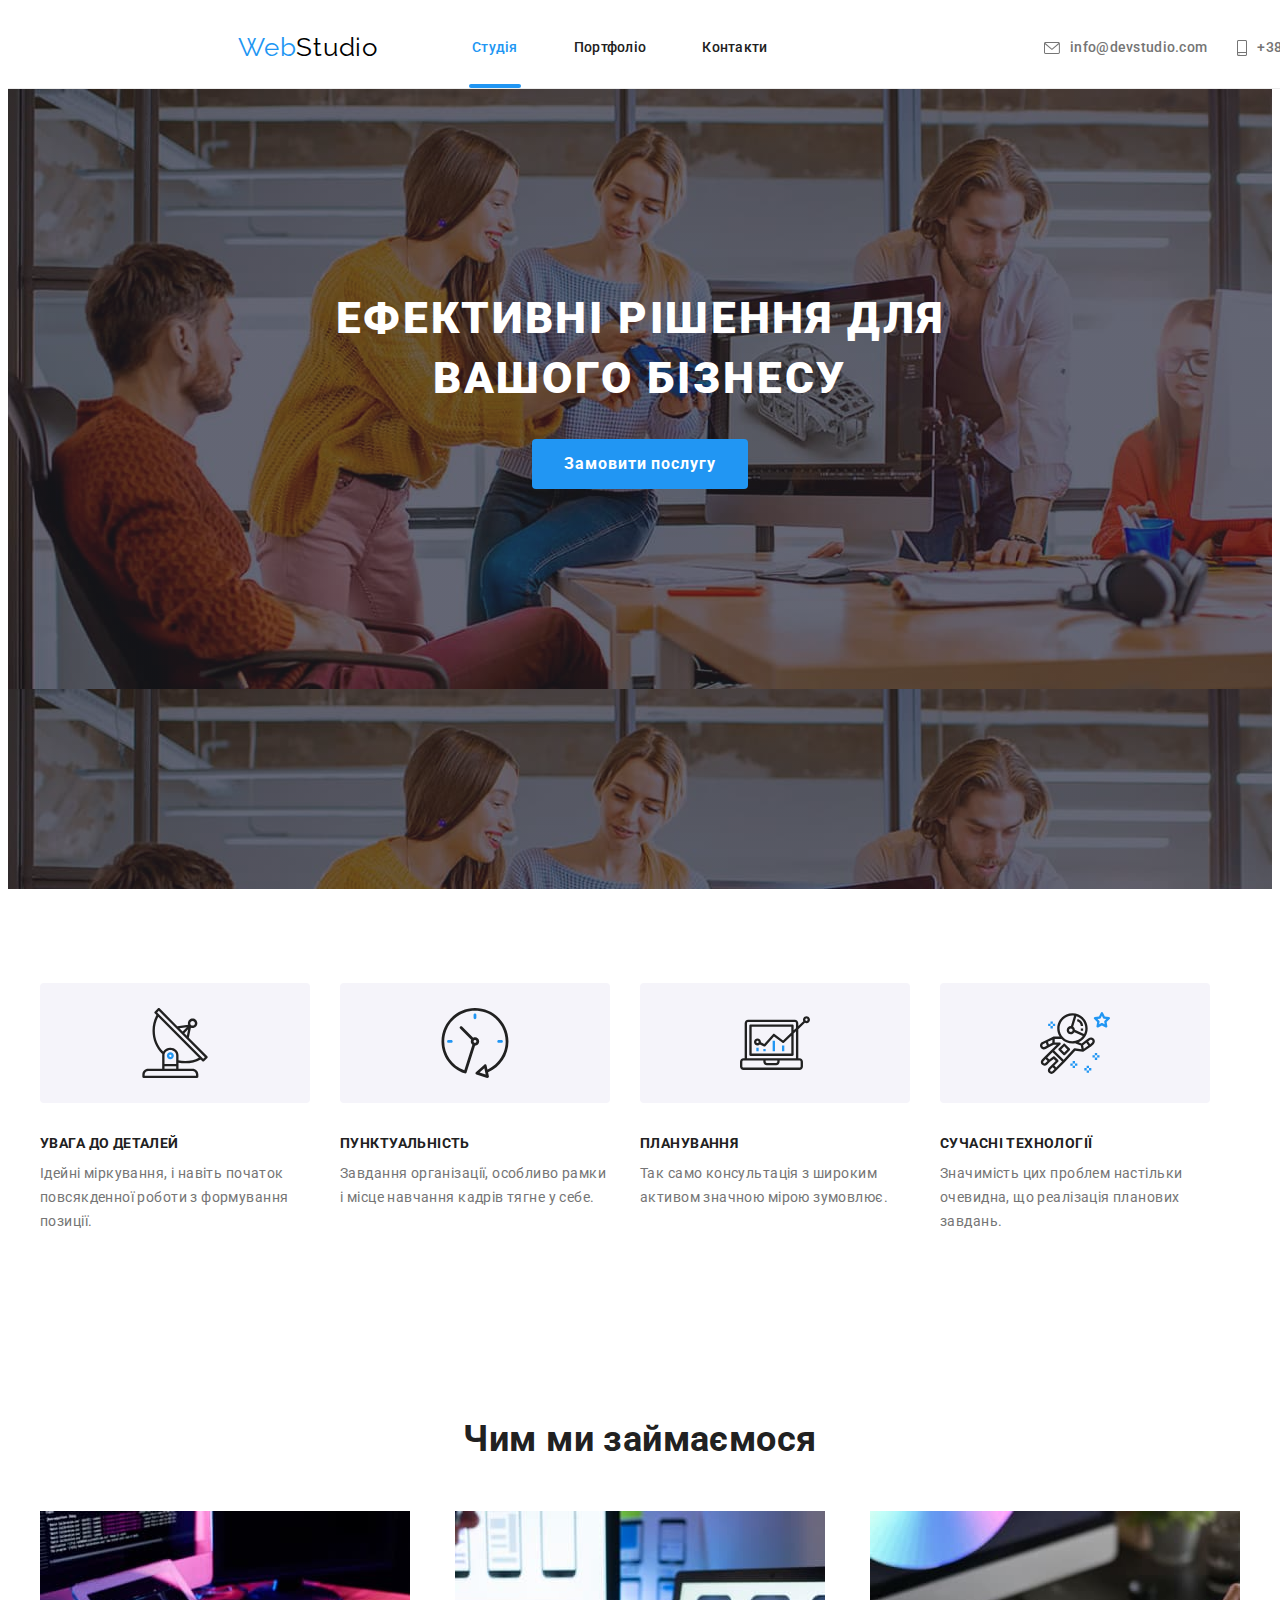
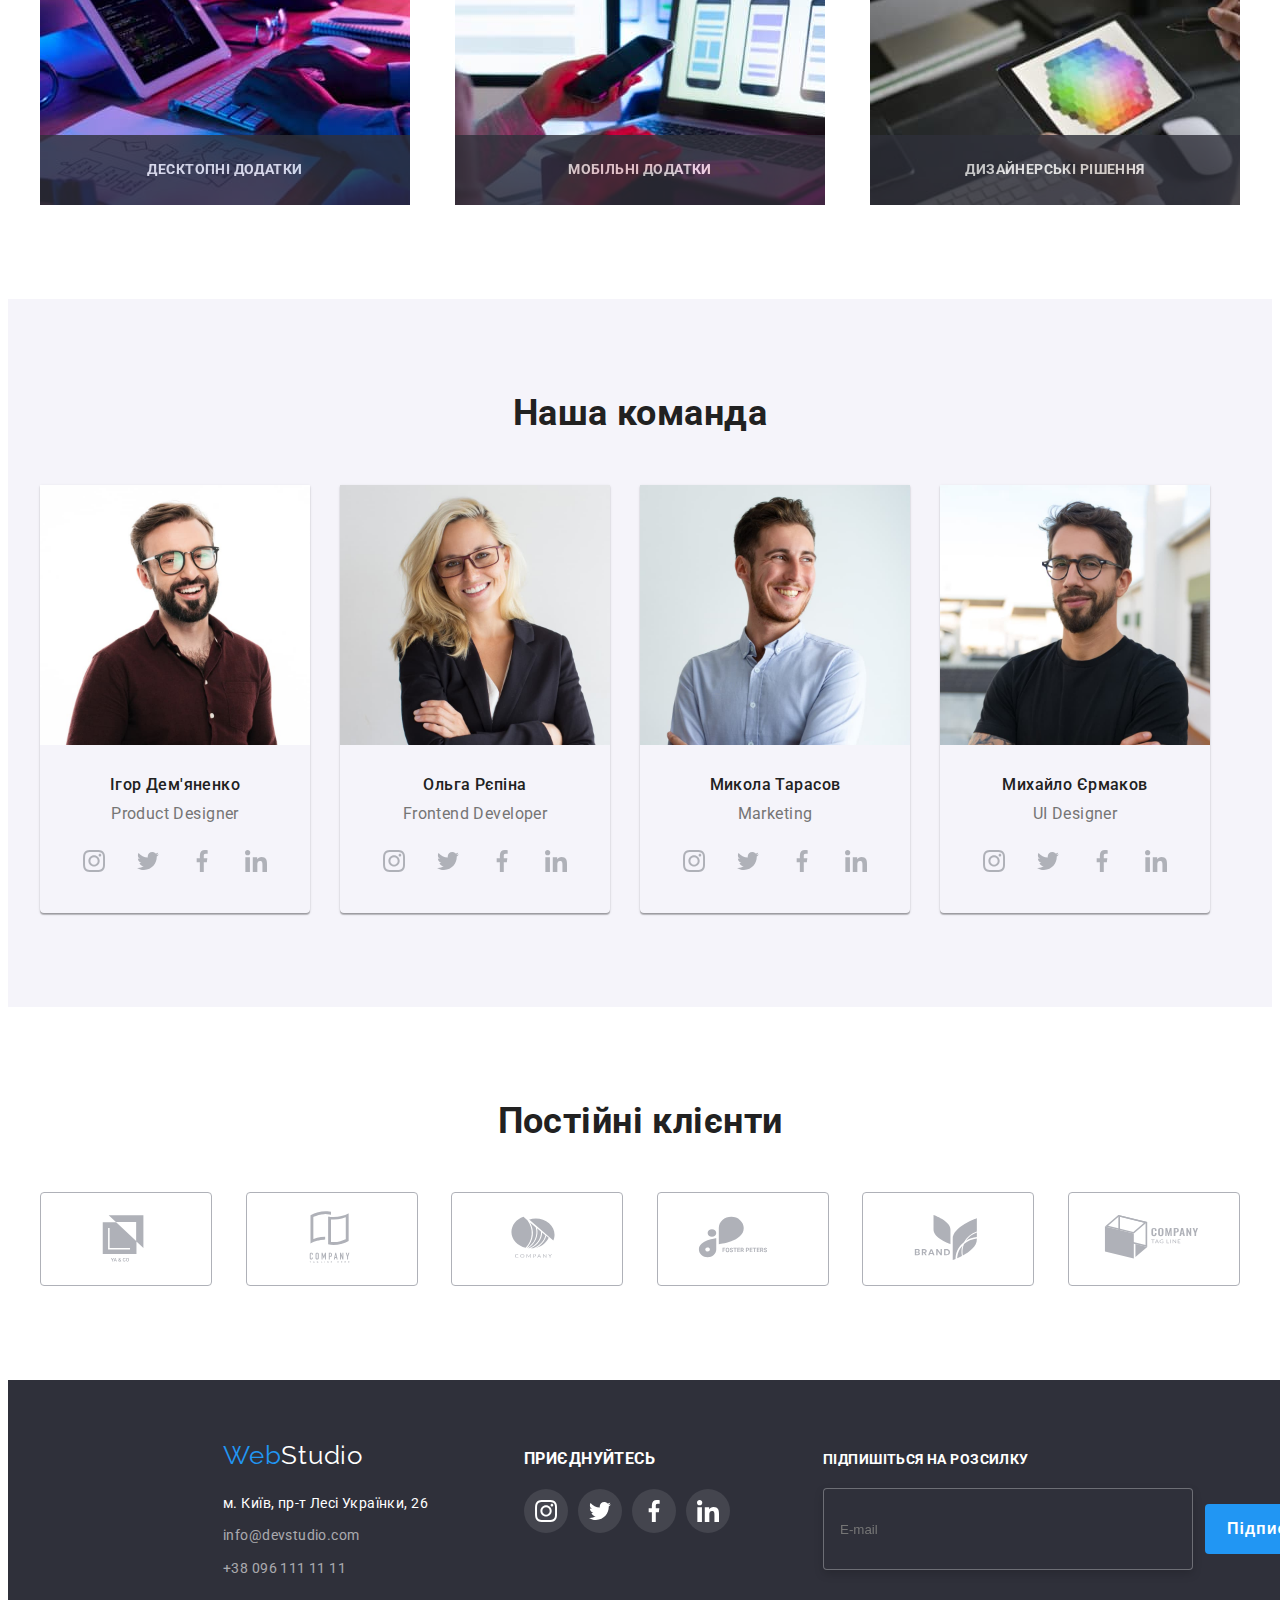
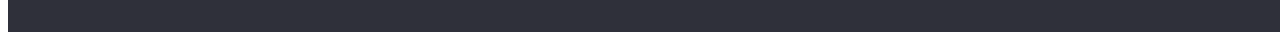
<file: index.html>
<!DOCTYPE html>
<html lang="uk-UA">
<head>
	<meta charset="utf-8">
	<meta name="viewport" content="width=device-width, initial-scale=1">
	<title>Студія</title>
	<link rel="preconnect" href="https://fonts.googleapis.com">
	<link rel="preconnexct" href="https://fonts.gstatic.com" crossorigin>
	<link href="https://fonts.googleapis.com/css2?family=Raleway:wght@700&family=Roboto:wght@400;500;700;900&display=swap" rel="stylesheet">
	<link rel="stylesheet" href="https://cdnjs.cloudflare.com/ajax/libs/modern-normalize/1.1.0/modern-normalize.min.css" integrity="sha512-wpPYUAdjBVSE4KJnH1VR1HeZfpl1ub8YT/NKx4PuQ5NmX2tKuGu6U/JRp5y+Y8XG2tV+wKQpNHVUX03MfMFn9Q==" crossorigin="anonymous" referrerpolicy="no-referrer" />	
	<link rel="stylesheet" href="./css/main.css">
</head>

<body>
	<header class="headerr">
		<div class="box-navigation">
			<nav class="site-nav">
				<a lang="en" href="./index.html"  class="logo"><span class="accent">Web</span>Studio</a>
				<ul class="ul-nav">
					<li class="item"><a href="./index.html" class="link current choice">Студія</a></li>
					<li class="item"><a href="./portfolio.html" class="link current">Портфоліо</a></li>
					<li class="item"><a href="./portfolio.html" class="link current">Контакти</a></li>
				</ul>
			</nav>
			<ul class="connection-nav">
				<li class="item">
					<a href="mailto:info@devstudio.com" class="link-connection">
						<svg class="svg-mail">
							<use href="./img/symbol-defs.svg#icon-mail"></use>
						</svg>
					info@devstudio.com</a>
				</li>
				<li class="item">
					<a href="tel:+380961111111" class="link-connection">
						<svg class="svg-tel">
							<use href="./img/symbol-defs.svg#icon-smartphone"></use>
						</svg>
					+38 096 111 11 11</a>
				</li>
			</ul>
		</div>
	</header>

	<main>
		<section class="section-hero">
			<h1 class="hero-title">Ефективні рішення для<br> вашого бізнесу</h1>
			<button data-modal-open type="button" class="button primary">Замовити послугу</button>
		</section>

		<div data-modal class="backdrop is-hidden">
			<div class="modal">
				<button class="button-svg" data-modal-close>
					<svg class="svg-exit">
						<use href="./img/symbol-defs.svg#icon-close"></use>
					</svg>
				</button>
				<div class="form-div">
					<form class="form-modal">
						<h3 class="modal-title">Залиште свої дані, ми вам передзвонимо</h3>
						<div class="modal-field">
							<label for="modal-name" class="modal-label">Ім'я</label>
							<input type="text" class="modal-input" name="modal-name" id="modal-name">
							<svg class="svg-name">
								<use href="./img/symbol-defs.svg#icon-person-black"></use>
							</svg>
						</div>
						<div class="modal-field">
							<label for="modal-tel" class="modal-label">Телефон</label>
							<input type="tel" class="modal-input" name="modal-tel" id="modal-tel">
							<svg class="svg-phone">
								<use href="./img/symbol-defs.svg#icon-phone-black"></use>
							</svg>
						</div>
						<div class="modal-field">
							<label for="modal-mail" class="modal-label">Пошта</label>
							<input type="email" class="modal-input" name="modal-mail" id="modal-mail">
							<svg class="svg-email">
								<use href="./img/symbol-defs.svg#icon-email-black"></use>
							</svg>
						</div>
						<div class="modal-comment">
							<label for="modal-comment" class="modal-label">Коментар</label>
							<textarea type="comment" class="modal-textarea" name="modal-comment" id="modal-comment" placeholder="Введіть текст"></textarea>
						</div>
						<div>
							<label class="modal-checkbox">
								<input class="modal-check" type="checkbox" name="checkbox-input">
								<span class="svg-checkbox"></span>
								Погоджуюся з розсилкою та приймаю<pre> <a class="href" href="">Умови договору</a></pre>
							</label>
						</div>
					<button type="submit" class="form-button">Відправити</button>
					</form>
				</div>
			</div>
		</div>
		
		<section class="section-work">
			<div class="container">
				<h2 class="section-title visually-hidden">Наші переваги</h2>
				<ul class="work-flex">
					<li class="flex-text icon-antenna">
						<svg class="svg-work">
							<use href="./img/symbol-defs.svg#icon-antenna"></use>
						</svg>
						<h3 class="work-title">УВАГА ДО ДЕТАЛЕЙ</h3>
						<p class="work-text">Ідейні міркування, і навіть початок повсякденної роботи з формування позиції.</p>
					</li>
					<li class="flex-text icon-clock">
						<svg class="svg-work">
							<use href="./img/symbol-defs.svg#icon-clock"></use>
						</svg>
						<h3 class="work-title">ПУНКТУАЛЬНІСТЬ</h3>
						<p class="work-text">Завдання організації, особливо рамки і місце навчання кадрів тягне у себе.</p>
					</li>
					<li class="flex-text icon-diagram">
						<svg class="svg-work">
							<use href="./img/symbol-defs.svg#icon-diagram"></use>
						</svg>
						<h3 class="work-title">ПЛАНУВАННЯ</h3>
						<p class="work-text">Так само консультація з широким активом значною мірою зумовлює.</p>
					</li>
					<li class="flex-text icon-astronaut">
						<svg class="svg-work">
							<use href="./img/symbol-defs.svg#icon-astronaut"></use>
						</svg>
						<h3 class="work-title">СУЧАСНІ ТЕХНОЛОГІЇ</h3>
						<p class="work-text">Значимість цих проблем настільки очевидна, що реалізація планових завдань.</p>
					</li>
				</ul>
			</div>
		</section>

		<section class="section-about">
			<div class="container">
				<h2 class="section-title">Чим ми займаємося</h2>
				<ul class="about-flex">
					<li class="flex-img">
						<img src="./img/box_1.jpg" alt="Монітор" width="370">
						<p class="title-position">Десктопні додатки</p>
					</li>
					<li class="flex-img">
						<img src="./img/box_2.jpg" alt="Телефон" width="370">
						<p class="title-position">Мобільні додатки</p>
					</li>
					<li class="flex-img">
						<img src="./img/box_3.jpg" alt="Планшет" width="370">
						<p class="title-position">Дизайнерські рішення</p>
					</li>
				</ul>
			</div>
		</section>

		<section class="section-team">
			<div class="container">
				<h2 class="section-title">Наша команда</h2>
				<ul class="team-flex">
					<li class="flex-name">
						<img src="./img/team_card_1.jpg" class="no-gap" alt="Ігор Демяненко" width="270">
						<h3 class="team-name">Ігор Дем'яненко</h3>
						<p class="team-position">Product Designer</p>
						<ul class="icon-enet">	
							<li class="icon-enet">
								<a href="" class="icon-insta">
									<svg class="svg">
										<use href="./img/symbol-defs.svg#icon-instagram"></use>
									</svg>
							    </a>
							</li>
							<li class="icon-enet">
								<a href="" class="icon-twit">
									<svg class="svg">
										<use href="./img/symbol-defs.svg#icon-twitter"></use>
									</svg>
								</a>
							</li>
							<li class="icon-enet">
								<a href="" class="icon-face">
									<svg class="svg">
										<use href="./img/symbol-defs.svg#icon-facebook"></use>
									</svg>
								</a>
							</li>
							<li class="icon-enet">
								<a href="" class="icon-link">
									<svg class="svg">
										<use href="./img/symbol-defs.svg#icon-linkedin"></use>
									</svg>
								</a>
							</li>
						</ul>
					</li>			
					<li class="flex-name">			
						<img src="./img/team_card_2.jpg" class="no-gap" alt="Ольга Рєпіна" width="270">
						<h3 class="team-name">Ольга Рєпіна</h3>
						<p class="team-position">Frontend Developer</p>
						<ul class="icon-enet">
							<li class="icon-enet">	
								<a href="" class="icon-insta">
									<svg class="svg">
										<use href="./img/symbol-defs.svg#icon-instagram"></use>
									</svg>
								</a>
							</li>
							<li class="icon-enet">
								<a href="" class="icon-twit">
									<svg class="svg">
										<use href="./img/symbol-defs.svg#icon-twitter"></use>
									</svg>
								</a>
							</li>
							<li class="icon-enet">
								<a href="" class="icon-face">
									<svg class="svg">
										<use href="./img/symbol-defs.svg#icon-facebook"></use>
									</svg>
								</a>
							</li>
							<li class="icon-enet">
								<a href="" class="icon-link">
									<svg class="svg">
										<use href="./img/symbol-defs.svg#icon-linkedin"></use>
									</svg>
								</a>
							</li>
						</ul>
					</li>
					<li class="flex-name">	
						<img src="./img/team_card_3.jpg" class="no-gap" alt="Микола Тарасов" width="270">
						<h3 class="team-name">Микола Тарасов</h3>
						<p class="team-position">Marketing</p>
						<ul class="icon-enet">
							<li class="icon-enet">
								<a href="" class="icon-insta">
									<svg class="svg">
										<use href="./img/symbol-defs.svg#icon-instagram"></use>
									</svg>
								</a>
							</li>
							<li class="icon-enet">
								<a href="" class="icon-twit">
									<svg class="svg">
										<use href="./img/symbol-defs.svg#icon-twitter"></use>
									</svg>
								</a>
							</li>
							<li class="icon-enet">
								<a href="" class="icon-face">
									<svg class="svg">
										<use href="./img/symbol-defs.svg#icon-facebook"></use>
									</svg>
								</a>
							</li>
							<li class="icon-enet">
								<a href="" class="icon-link">
									<svg class="svg">
										<use href="./img/symbol-defs.svg#icon-linkedin"></use>
									</svg>
								</a>
							</li>
						</ul>
					</li>
					<li class="flex-name">
						<img src="./img/team_card_4.jpg" class="no-gap" alt="Михайло Єрмаков" width="270">
						<h3 class="team-name">Михайло Єрмаков</h3>
						<p class="team-position">UI Designer</p>
						<ul class="icon-enet">
							<li class="icon-enet">
								<a href="" class="icon-insta">
									<svg class="svg">
										<use href="./img/symbol-defs.svg#icon-instagram"></use>
									</svg>
								</a>
							</li>
							<li class="icon-enet">
								<a href="" class="icon-twit">
									<svg class="svg">
										<use href="./img/symbol-defs.svg#icon-twitter"></use>
									</svg>
								</a>
							</li>
							<li class="icon-enet">
								<a href="" class="icon-face">
									<svg class="svg">
										<use href="./img/symbol-defs.svg#icon-facebook"></use>
									</svg>
								</a>
							</li>
							<li class="icon-enet">
								<a href="" class="icon-link">
									<svg class="svg">
										<use href="./img/symbol-defs.svg#icon-linkedin"></use>
									</svg>
								</a>
							</li>
						</ul>
					</li>	
				</ul>
			</div>
		</section>

		<section class="section-clients">
			<div class="container">
				<h2 class="section-title">Постійні клієнти</h2>
				<ul class="clients-flex">
					<li class="flex-pic">
						<a class="clients" href="">
							<svg class="svg-clients">
								<use href="./img/symbol-defs.svg#icon-Logo1"></use>
							</svg>
						</a>
					</li>
					<li class="flex-pic">
						<a class="clients" href="">
							<svg class="svg-clients">
								<use href="./img/symbol-defs.svg#icon-Logo2"></use>
							</svg>
						</a>
					</li>
					<li class="flex-pic">
						<a class="clients" href="">
							<svg class="svg-clients">
								<use href="./img/symbol-defs.svg#icon-Logo3"></use>
							</svg>
						</a>
					</li>
					<li class="flex-pic">
						<a class="clients" href="">
							<svg class="svg-clients">
								<use href="./img/symbol-defs.svg#icon-Logo4"></use>
							</svg>
						</a>
					</li>
					<li class="flex-pic">
						<a class="clients" href="">
							<svg class="svg-clients">
								<use href="./img/symbol-defs.svg#icon-Logo5"></use>
							</svg>
						</a>
					</li>
					<li class="flex-pic">
						<a class="clients" href="">
							<svg class="svg-clients">
								<use href="./img/symbol-defs.svg#icon-Logo6"></use>
							</svg>
						</a>
					</li>
				</ul>
			</div>
		</section>
	</main>

	<footer class="footerr">
		<div class="box-footer">
			<a lang="en" href="./index.html" class="logo"><span class="accent">Web</span>Studio</a>
			<address>
				<ul>
					<li class="adress">м. Київ, пр-т Лесі Українки, 26</li>
					<li><a href="mailto:info@devstudio.com" class="contacts">info@devstudio.com</a></li>
					<li><a href="tel:+380961111111" class="contacts">+38 096 111 11 11</a></li>
				</ul>
			</address>
		</div>	
		
		<div class="conteiner-networks">
			<h3 class="foot-title">Приєднуйтесь</h3>
			<ul class="icon-enet">
				<li class="icon-enet">
					<a href="" class="insta">
						<svg class="svg">
							<use href="./img/symbol-defs.svg#icon-instagram"></use>
						</svg>
					</a>
				</li>
				<li class="icon-enet">
					<a href="" class="twit">
						<svg class="svg">
							<use href="./img/symbol-defs.svg#icon-twitter"></use>
						</svg>
					</a>
				</li>
				<li class="icon-enet">
					<a href="" class="face">
						<svg class="svg">
							<use href="./img/symbol-defs.svg#icon-facebook"></use>
						</svg>
					</a>
				</li>
				<li class="icon-enet">
					<a href="" class="linked">
						<svg class="svg">
							<use href="./img/symbol-defs.svg#icon-linkedin"></use>
						</svg>
					</a>
				</li>
			</ul>
		</div>
		<div>
			<form class="form">
				<h3 class="form-title">Підпишіться на розсилку</h3>
				<div class="form-field">
					<label for="form-mail" class="form-label"></label>
					<input type="email" class="form-input" name="form-mail" placeholder="E-mail">
					<button type="submit" class="form-button">Підписатися
						<svg class="svg-send">
							<use href="./img/symbol-defs.svg#icon-send"></use>
						</svg>
					</button>
				</div>
			</form>
		</div>
	</footer>
	<script src="./js/modal.js"></script>
</body>
</html>
</file>
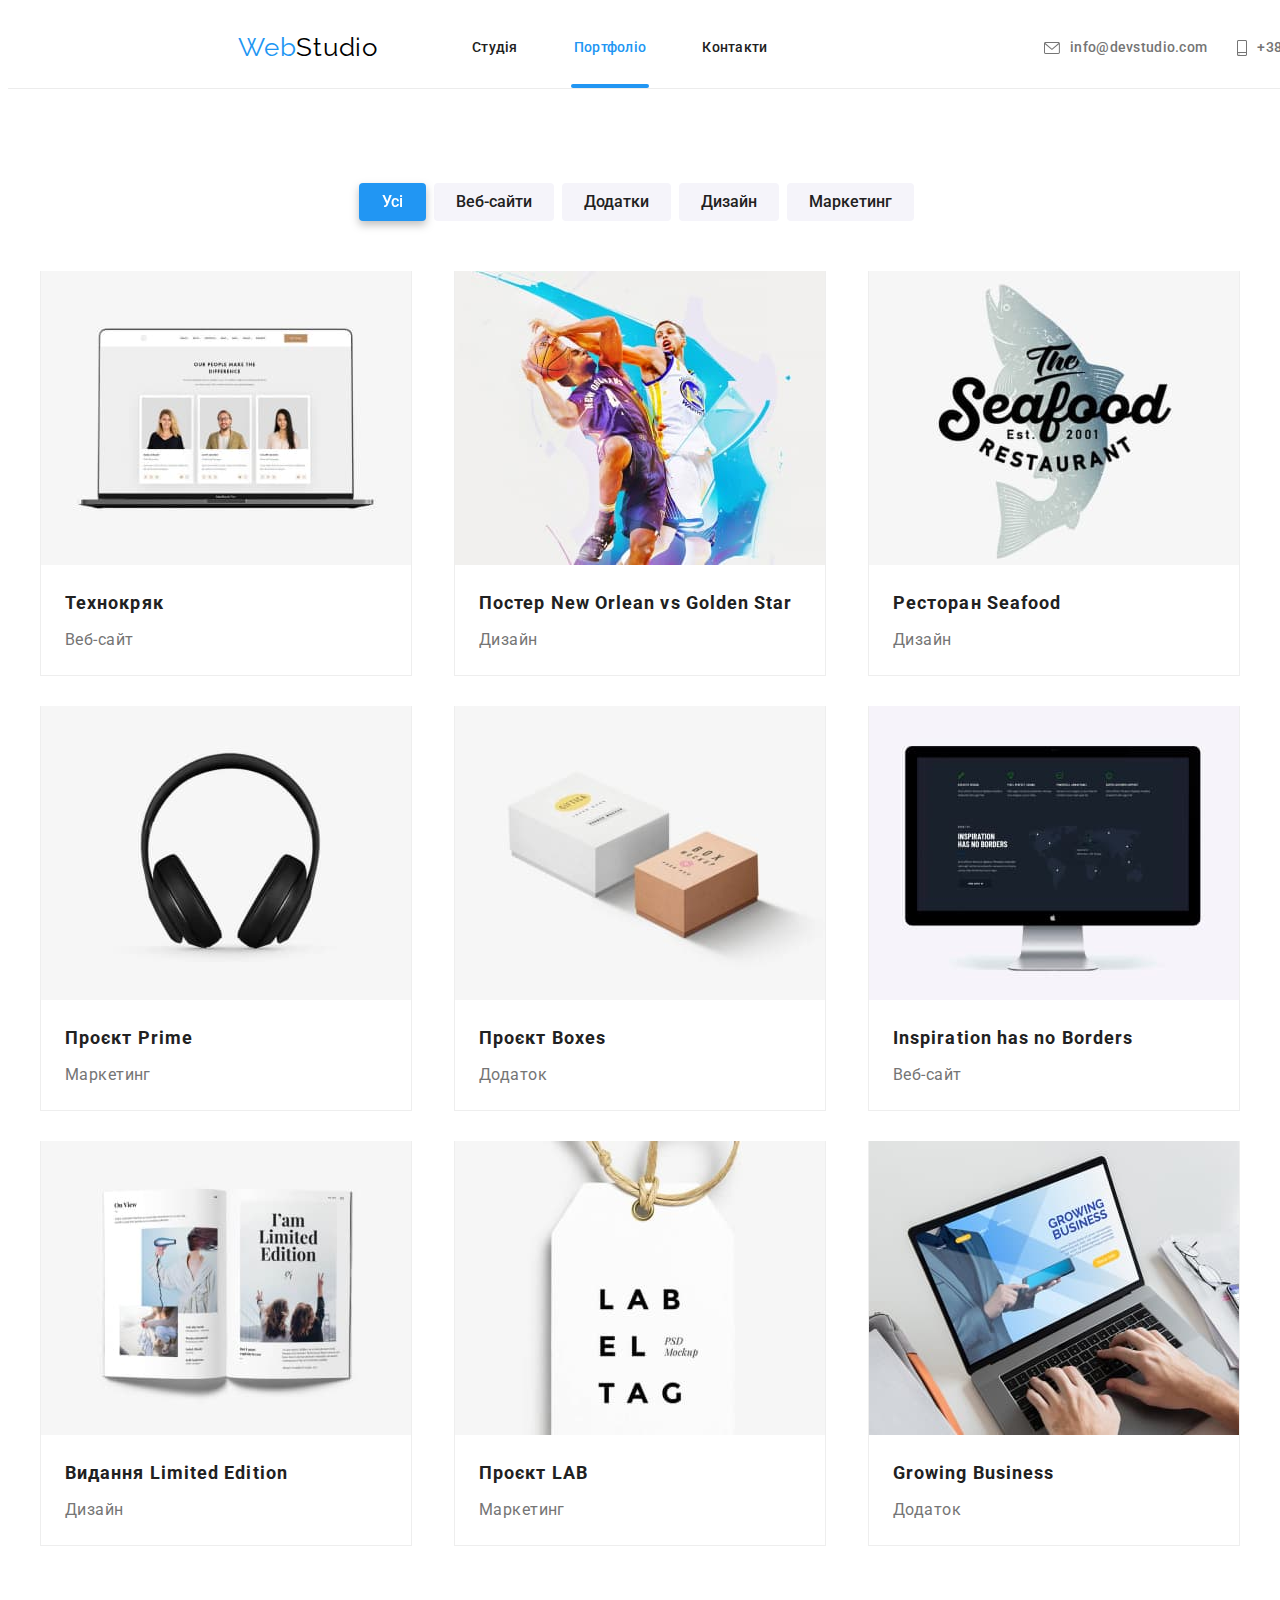
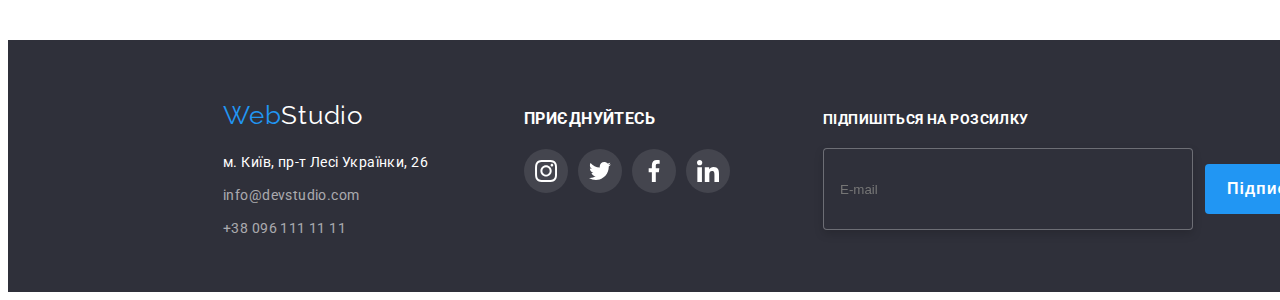
<file: portfolio.html>
<!DOCTYPE html>
<html lang="uk-UA">
<head>
	<meta charset="utf-8">
	<meta name="viewport" content="width=device-width, initial-scale=1">
	<title>Портфоліо</title>
	<link rel="preconnect" href="https://fonts.googleapis.com">
	<link rel="preconnect" href="https://fonts.gstatic.com" crossorigin>
	<link href="https://fonts.googleapis.com/css2?family=Raleway:wght@700&family=Roboto:wght@400;500;700;900&display=swap" rel="stylesheet">
	<link rel="stylesheet" href="https://cdnjs.cloudflare.com/ajax/libs/modern-normalize/1.1.0/modern-normalize.min.css" integrity="sha512-wpPYUAdjBVSE4KJnH1VR1HeZfpl1ub8YT/NKx4PuQ5NmX2tKuGu6U/JRp5y+Y8XG2tV+wKQpNHVUX03MfMFn9Q==" crossorigin="anonymous" referrerpolicy="no-referrer" />
	<link rel="stylesheet" href="./css/main.css">
</head>

<body>
	<header class="headerr">
		<div class="box-navigation">
			<nav class="site-nav">
				<a lang="en" href="./index.html"  class="logo"><span class="accent">Web</span>Studio</a>
				<ul class="ul-nav">
					<li class="item"><a href="./index.html" class="link current">Студія</a></li>
					<li class="item"><a href="./portfolio.html" class="link current choice">Портфоліо</a></li>
					<li class="item"><a href="./portfolio.html" class="link current">Контакти</a></li>
				</ul>
			</nav>
			<ul class="connection-nav">
				<li class="item">
					<a href="mailto:info@devstudio.com" class="link-connection">
						<svg class="svg-mail">
							<use href="./img/symbol-defs.svg#icon-mail"></use>
						</svg>
					info@devstudio.com</a>
				</li>
				<li class="item">
					<a href="tel:+380961111111" class="link-connection">
						<svg class="svg-tel">
							<use href="./img/symbol-defs.svg#icon-smartphone"></use>
						</svg>
					+38 096 111 11 11</a>
				</li>
			</ul>
		</div>
	</header>

	<main>
		<section class="section-project">
			<div class="container">
				<h1 class="project-title visually-hidden">Розробки</h1>
					<ul class="botton-flex">
						<li class="flex-inp"><button type="button" class="button active">Усі</button></li>
						<li class="flex-inp"><button type="button" class="button">Веб-сайти</button></li>
						<li class="flex-inp"><button type="button" class="button">Додатки</button></li>
						<li class="flex-inp"><button type="button" class="button">Дизайн</button></li>
						<li class="flex-inp"><button type="button" class="button">Маркетинг</button></li>
					</ul>
					<ul class="ul-flex">
						<li class="flex-element">
							<a href="">
								<div class="animation-img">
									<img src="./img/img.jpg" class="no-gap" alt="Ноутбук" width="370">
									<div class="animation-overlay">
										<p class="animation-text">Ресурс пропонує комплексні пропозиції з різним рівнем функціоналу та сервісів. Все це дозволить відвідувачу отримати вичерпні відомості про компанію чи приватну особу.</p>
									</div>
								</div>
								<div class="text-animation">
									<h2 class="project-title">Технокряк</h2>
									<p class="project-name">Веб-сайт</p>
								</div>
							</a>
						</li>
						<li class="flex-element">
							<a href="">
								<div class="animation-img">
									<img src="./img/img2.jpg" class="no-gap" alt="Баскетбол" width="370">
									<div class="animation-overlay">
										<p class="animation-text">Ресурс пропонує комплексні пропозиції з різним рівнем функціоналу та сервісів. Все це дозволить відвідувачу отримати вичерпні відомості про компанію чи приватну особу.</p>
									</div>
								</div>
								<div class="text-animation">
									<h2 class="project-title">Постер New Orlean vs Golden Star</h2>
									<p class="project-name">Дизайн</p>
								</div>
							</a>
						</li>
						<li class="flex-element">
							<a href="">
								<div class="animation-img">
									<img src="./img/img3.jpg" class="no-gap" alt="Емблема" width="370">
									<div class="animation-overlay">
										<p class="animation-text">Ресурс пропонує комплексні пропозиції з різним рівнем функціоналу та сервісів. Все це дозволить відвідувачу отримати вичерпні відомості про компанію чи приватну особу.</p>
									</div>
								</div>
								<div class="text-animation">
									<h2 class="project-title">Ресторан Seafood</h2>
									<p class="project-name">Дизайн</p>
								</div>
							</a>
						</li>
						<li class="flex-element">
							<a href="">
								<div class="animation-img">
									<img src="./img/img4.jpg" class="no-gap" alt="Навушники" width="370">
									<div class="animation-overlay">
										<p class="animation-text">Ресурс пропонує комплексні пропозиції з різним рівнем функціоналу та сервісів. Все це дозволить відвідувачу отримати вичерпні відомості про компанію чи приватну особу.</p>
									</div>
								</div>
								<div class="text-animation">
									<h2 class="project-title">Проєкт Prime</h2>
									<p class="project-name">Маркетинг</p>
								</div>
							</a>
						</li>
						<li class="flex-element">
							<a href="">
								<div class="animation-img">
									<img src="./img/img5.jpg" class="no-gap" alt="Коробочки" width="370">
									<div class="animation-overlay">
										<p class="animation-text">Ресурс пропонує комплексні пропозиції з різним рівнем функціоналу та сервісів. Все це дозволить відвідувачу отримати вичерпні відомості про компанію чи приватну особу.</p>
									</div>
								</div>
								<div class="text-animation">
									<h2 class="project-title">Проєкт Boxes</h2>
									<p class="project-name">Додаток</p>
								</div>
							</a>
						</li>
						<li class="flex-element">
							<a href="">
								<div class="animation-img">
									<img src="./img/img6.jpg" class="no-gap" alt="Монітор" width="370">
									<div class="animation-overlay">
										<p class="animation-text">Ресурс пропонує комплексні пропозиції з різним рівнем функціоналу та сервісів. Все це дозволить відвідувачу отримати вичерпні відомості про компанію чи приватну особу.</p>
									</div>
								</div>
								<div class="text-animation">
									<h2 class="project-title">Inspiration has no Borders</h2>
									<p class="project-name">Веб-сайт</p>
								</div>
							</a>
						</li>
						<li class="flex-element">
							<a href="">
								<div class="animation-img">
									<img src="./img/img7.jpg" class="no-gap" alt="Книжка" width="370">
									<div class="animation-overlay">
										<p class="animation-text">Ресурс пропонує комплексні пропозиції з різним рівнем функціоналу та сервісів. Все це дозволить відвідувачу отримати вичерпні відомості про компанію чи приватну особу.</p>
									</div>
								</div>
								<div class="text-animation">
									<h2 class="project-title">Видання Limited Edition</h2>
									<p class="project-name">Дизайн</p>
								</div>
							</a>
						</li>
						<li class="flex-element">
							<a href="">
								<div class="animation-img">
									<img src="./img/img8.jpg" class="no-gap" alt="Лейбл" width="370">
									<div class="animation-overlay">
										<p class="animation-text">Ресурс пропонує комплексні пропозиції з різним рівнем функціоналу та сервісів. Все це дозволить відвідувачу отримати вичерпні відомості про компанію чи приватну особу.</p>
									</div>
								</div>
								<div class="text-animation">
									<h2 class="project-title">Проєкт LAB</h2>
									<p class="project-name">Маркетинг</p>
								</div>
							</a>
						</li>
						<li class="flex-element">
							<a href="">
								<div class="animation-img">
									<img src="./img/img9.jpg" class="no-gap" alt="Лептоп" width="370">
									<div class="animation-overlay">
										<p class="animation-text">Ресурс пропонує комплексні пропозиції з різним рівнем функціоналу та сервісів. Все це дозволить відвідувачу отримати вичерпні відомості про компанію чи приватну особу.</p>
									</div>
								</div>
								<div class="text-animation">
									<h2 class="project-title">Growing Business</h2>
									<p class="project-name">Додаток</p>
								</div>
							</a>
						</li>
					</ul>
				</div>
		</section>

	</main>

	<footer class="footerr">
		<div class="box-footer">
			<a lang="en" href="./index.html" class="logo"><span class="accent">Web</span>Studio</a>
			<address>
				<ul>
					<li class="adress">м. Київ, пр-т Лесі Українки, 26</li>
					<li><a href="mailto:info@devstudio.com" class="contacts">info@devstudio.com</a></li>
					<li><a href="tel:+380961111111" class="contacts">+38 096 111 11 11</a></li>
				</ul>
			</address>
		</div>	
		
		<div class="conteiner-networks">
			<h3 class="foot-title">Приєднуйтесь</h3>
			<ul class="icon-enet">
				<li class="icon-enet">
					<a href="" class="insta">
						<svg class="svg">
							<use href="./img/symbol-defs.svg#icon-instagram"></use>
						</svg>
					</a>
				</li>
				<li class="icon-enet">
					<a href="" class="twit">
						<svg class="svg">
							<use href="./img/symbol-defs.svg#icon-twitter"></use>
						</svg>
					</a>
				</li>
				<li class="icon-enet">
					<a href="" class="face">
						<svg class="svg">
							<use href="./img/symbol-defs.svg#icon-facebook"></use>
						</svg>
					</a>
				</li>
				<li class="icon-enet">
					<a href="" class="linked">
						<svg class="svg">
							<use href="./img/symbol-defs.svg#icon-linkedin"></use>
						</svg>
					</a>
				</li>
			</ul>
		</div>
		<div>
			<form class="form">
				<h3 class="form-title">Підпишіться на розсилку</h3>
				<div class="form-field">
					<label for="form-mail" class="form-label"></label>
					<input type="email" class="form-input" name="form-mail" placeholder="E-mail">
					<button type="submit" class="form-button">Підписатися
						<svg class="svg-send">
							<use href="./img/symbol-defs.svg#icon-send"></use>
						</svg>
					</button>
				</div>
			</form>
		</div>
	</footer>

</body>
</html>
</file>
<file: css/main.css>
:root {
    --primary-text-color: #757575;
    --title-text-color: #212121;
    --accent-color: #2196F3;
    --background-color-h1: #ffffff;
    --hero-color: #2F303A;
    --background-color: #F5F4FA;
    --logo-color: #000000;
    --transparent-color: rgba(255, 255, 255, 0.6);
    --border-color: #EEEEEE;
    --gradient-color: rgba(47, 48, 58, 0.4);
    --clients-color: rgb(175, 177, 184);
    --icons: rgba(255, 255, 255, 0.1);
    --animation: cubic-bezier(0.4, 0, 0.2, 1);
    --animation-color: rgba(33, 150, 243, 0.9);
    --backdrop: rgba(0, 0, 0, 0.2);
    --modal-color-svg: rgba(33, 33, 33, 1);
    --modal-input-color: rgba(33, 33, 33, 0.2);
    --border-header: rgba(236, 236, 236, 1);
}


body {
    color: var(--primary-text-color);
    background-color: var(--background-color-h1);
    font-family: Roboto, sans-serif;
    font-size: 14px;
    letter-spacing: 0.03em;
}

ul {
    list-style: none;
    margin: 0;
    padding-left: 0;
    padding-right: 0;
}

a {
    text-decoration: none;
}

pre {
    margin: 0;
}



 /*Header*/


.link-connection {
    color: var(--primary-text-color);
    display: flex;
    padding-top: 32px;
    padding-bottom: 32px;
    font-weight: 500;
    line-height: 1.14;
    letter-spacing: 0.02em;
    text-decoration: none;
    align-items: center;
    transition: color 250ms var(--animation);
}

.contacts {
    line-height: 1.7;
    color: var(--transparent-color);
    font-style: normal;
    margin-top: 9px;
    display: inline-block;
    transition: color 250ms var(--animation);
}

 .link:hover,
 .link:focus,
 .contacts:hover,
 .contacts:focus,
 .link-connection:hover,
 .link-connection:focus {
     color: var(--accent-color);
 }

.link {
    color: var(--title-text-color);
    display: block;
    padding: 32px 3px;
    padding-bottom: 32px;
    font-weight: 500;
    line-height: 1.14;
    text-decoration: none;
    letter-spacing: 0.02em;
    transition: color 250ms var(--animation);
}

.logo {
    color: var(--logo-color);
    font-family: Raleway, sans-serif;
    font-size: 26px;
    line-height: 1.2;
    letter-spacing: 0.03em;
    text-decoration: none;
    margin-right: 91px;
}

.accent {
    color: var(--accent-color);
}

.section-title.visually-hidden,
.project-title.visually-hidden {
    position: absolute;
    width: 1px;
    height: 1px;
    margin: -1px;
    border: 0;
    padding: 0;
    white-space: nowrap;
    clip-path: inset(100%);
    clip: rect(0 0 0 0);
    overflow: hidden;
}

.section-title {
    color: var(--title-text-color);
    font-size: 36px;
    line-height: 1.16;
    text-align: center;
    margin-top: 0;
    margin-bottom: 50px;
}

/* .box {
    margin: 0 auto;
    width: 1200px;
} */

.headerr {
    width: 1600px;
    height: 80px;
    margin: 0 auto;
    border-bottom-width: 1px;
    border-bottom-style: solid;
    border-bottom-color: var(--border-header);
}

.container {
    padding-left: 15px;
    padding-right: 15px;
    margin: 0 auto;
    width: 1200px;
}

/* .container-work {
    width: 1200px;
    height: 248px;
    padding: 0px 15px;
    margin: 0 auto;
} */

.box-navigation {
    display: flex;
    padding: 0 15px;
    margin-left: 215px;
    margin-right: 215px;
}

.connection-nav {
    display: flex;
    margin-left: auto;
}

.ul-nav {
    display: flex;
}

.ul-nav .item+.item {
    margin-left: 50px;
}


.connection-nav .item+.item {
    margin-left: 30px;
}

.site-nav {
    display: flex;
    align-items: center;
}

.choice.current::after {
    position: absolute;
    content: "";
    background-color: var(--accent-color);
    width: 100%;
    height: 4px;
    bottom: 0;
    left: 0;
    border-radius: 2px;
    opacity: 1;
}

.link.current.choice {
    color: var(--accent-color);
    position: relative;
}

 /* .current::after {
    position: absolute;
    content: "";
    transition: opacity 250ms var(--animation);
    background-color: var(--accent-color);
    width: 100%;
    height: 4px;
    bottom: 0;
    left: 0;
    border-radius: 2px; 
    opacity: 0;
 } */

 /* .current:hover::after,
 .current:focus::after {
    color: var(--accent-color);
    opacity: 1;
 } */

 /* .current {
    position: relative;
 } */




 /* Hero */


 .hero-title {
    color: var(--background-color-h1);
    font-weight: 900;
    font-size: 44px;
    line-height: 1.36;
    letter-spacing: 0.06em;
    text-transform: uppercase;
    margin-bottom: 30px;
    margin-top: 0;
 }

 .section-hero {
    background-color: var(--hero-color);
    text-align: center;
    max-width: 1600px;
    min-height: 600px;
    padding-top: 200px;
    margin-left: auto;
    margin-right: auto;
    background-image: 
    linear-gradient(var(--gradient-color),
    var(--gradient-color)),
    url(../img/hero.jpg);
 }



 /* Modal */


 .backdrop {
    position: fixed;
    top: 0;
    left: 0;
    width: 100%;
    height: 100%;
    z-index: 1;
    background-color: var(--backdrop);
    opacity: 1;
    transition: opacity 250ms var(--animation);
 }

 .backdrop.is-hidden .modal {
    transform: translate(-50%, -50%) scale(0.8);
 }

 .modal {
    position: absolute;
    width: 528px;
    height: 581px;
    transform: translate(-50%, -50%) scale(1);
    top: 50%;
    left: 50%;
    background-color: var(--background-color-h1);
    box-shadow: 0px 1px 3px rgba(0, 0, 0, 0.12), 
    0px 1px 1px rgba(0, 0, 0, 0.14), 
    0px 2px 1px rgba(0, 0, 0, 0.2);
    border-radius: 4px;
}

.backdrop.is-hidden {
    opacity: 0;
    pointer-events: none;
}

.button-svg {
    position: absolute;
    display: flex;
    align-items: center;
    justify-content: center;
    padding: 0;
    margin-top: 8px;
    margin-right: 8px;
    right: 0;
    top: 0;
    border-radius: 50%;
    width: 30px;
    height: 30px;
    transition: color 250ms var(--animation);
    border-color:rgba(0, 0, 0, 0.1);
    background-color: var(--background-color-h1);
}

.svg-exit {
    fill: currentColor;
    width: 18px;
    height: 18px;
}

.button-svg:hover,
.button-svg:focus {
    color: var(--accent-color);
}

input:focus-within ~ .svg-name,
input:focus-within ~ .svg-phone,
input:focus-within ~ .svg-email {
    color: var(--accent-color);
}

.svg-email,
.svg-phone,
.svg-name {
    fill: currentColor;
    position: absolute;
    width: 18px;
    height: 18px;
    left: 12px;
    bottom: 21px;
    color: var(--modal-color-svg);
    transition: color 250ms var(--animation);
}

.form-modal {
    display: flex;
    flex-direction: column;
    margin: 40px 40px;
    align-items: center;
}

.modal-field {
    position: relative;
}

.modal-input {
    width: 448px;
    height: 40px;
    border: 1px solid var(--modal-input-color);
    border-radius: 4px;
    margin-bottom: 10px;
    margin-top: 4px;
    padding-left: 42px;
}

.modal-textarea {
    width: 448px;
    height: 120px;
    resize: none;
    border: 1px solid var(--modal-input-color);
    border-radius: 4px;
    margin-bottom: 20px;
    margin-top: 4px;
    padding: 12px 16px;
}

.modal-title { 
    font-weight: 700;
    font-size: 20px;
    line-height: 1.15;
    text-align: center;
    color: var(--title-text-color);
    margin: 0px 0px 12px;
}

.form-field .form-input:focus {
    color: white;
}

.modal-checkbox {
    display: flex;
    align-items: center;
    margin-bottom: 30px;
}


.modal-check {
    /* appearance: none;
    position: absolute; */
    position: absolute;
    width: 1px;
    height: 1px;
    margin: -1px;
    border: 0;
    padding: 0;
    clip: rect(0 0 0 0);
    overflow: hidden;
}

.svg-checkbox {
    border: 2px solid var(--title-text-color);
    border-radius: 2px;
    margin-right: 7px;
    width: 16px;
    height: 15px;
    background-image: url(../img/check.svg);
}

.modal-check:checked + .svg-checkbox {
    background-color: var(--accent-color);
    border-color: var(--accent-color);
    background-origin: border-box;
 }

 .modal-check:focus + .svg-checkbox {
    border: 2.5px solid var(--accent-color);
    border-radius: 2px;
    width: 16px;
    height: 15px; 
 }

.modal-textarea:focus,
.modal-input:focus,
.href:focus {
    border: 1px solid var(--accent-color);
}

.href,
.modal-check,
.modal-textarea,
.modal-input {
    outline: none;
    transition: border-color 250ms var(--animation);
}

.href {
    color: var(--accent-color);
    text-decoration: underline;
}




/* Tel and mail */


.svg-mail {
    fill: currentColor;
    width: 16px;
    height: 12px;
    margin-right: 10px;
}

.svg-tel {
    fill: currentColor;
    width: 10px;
    height: 16px;
    margin-right: 10px;
}



/* Наші переваги */


.svg-work {
    fill: currentColor;
    width: 70px;
    height: 70px;
    margin: 25px 100px;
}

.icon-astronaut,
.icon-diagram,
.icon-antenna,
.icon-clock {
    background-color: var(--background-color);
    width: 270px;
    height: 120px;
    border-radius: 4px;
}

.section-work {
    padding-top: 94px;
    padding-bottom: 0;
    height: 342px;
}

.flex-text:nth-child(4n) {
    margin-right: 0;
}

.work-flex {
    display: flex;
}

.flex-text {
    width: 270px;
    margin-right: 30px;
}

.work-flex {
    display: flex;
}

.flex-text {
    width: 270px;
    margin-right: 30px;
}

.work-title {
    color: var(--title-text-color);
    font-size: 14px;
    line-height: 1.14;
    text-transform: uppercase;
    margin-top: 30px;
    margin-bottom: 10px;
}

.work-text {
    line-height: 1.7;
    margin-top: 0px;
    margin-bottom: 0;
}



/* Чим займаємось */


.about-flex {
    display: flex;
    justify-content: space-between;
}

.position-img {
    position: relative;
    display: flex;
    justify-content: center;
}

.title-position {
    position: absolute;
    color: var(--border-color); 
    font-weight: 700;
    line-height: 1.14;
    text-transform: uppercase;
    bottom: 0;
    margin: 0;
    width: 100%;
    height: 70px;
    opacity: 0.8;
    background-color: #2F303A;
    display: flex;
    align-items: center;
    justify-content: center;
}

.flex-img {
    position: relative;
    width: 370px;
    height: 294px;
}

.section-about {
    padding-top: 94px;
    padding-bottom: 94px;
}

/* .container-about{
    padding-left: 15px;
    padding-right: 15px;
    margin: 0 auto;
    width: 1200px;
} */



/* Team */


.team-name {
    color: var(--title-text-color);
    font-weight: 500;
    font-size: 16px;
    line-height: 1.19;
    margin-top: 30px;
    margin-bottom: 10px;
    text-align: center;
}

.team-position {
    font-size: 16px;
    line-height: 1.19;
    text-align: center;
    margin-bottom: 16px;
    margin-top: 10px;
}

/* .container-team {
    padding-left: 15px;
    padding-right: 15px;
    margin: 0 auto;
    width: 1200px;
} */

.section-team {
    background-color: var(--background-color);
    padding-top: 94px;
    padding-bottom: 94px;
}

.icon-link,
.icon-face,
.icon-twit,
.icon-insta {
    color:var(--clients-color);
    width: 44px;
    height: 44px;
    border-radius: 50%;
    transition: color 250ms var(--animation),
    background-color 250ms var(--animation);
}

.insta:hover,
.twit:hover,
.face:hover,
.linked:hover,
.icon-link:hover,
.icon-face:hover,
.icon-twit:hover,
.icon-insta:hover {
    color:var(--background-color-h1);
    background-color: var(--accent-color);
}

.svg {
    fill: currentColor;
    width: 22px;
    height: 22px;
    margin-left: 11px;
    margin-top: 11px;  
}

.icon-insta {
    margin-right: 10px;
    margin-left: 32px;
}

.team-flex {
    display: flex;
}

.flex-name:nth-child(4n) {
    margin-right: 0;
}

.flex-name {
    width: 270px;
    padding-bottom: 30px;
    margin-right: 30px;
    border-radius: 0px 0px 4px 4px;
    box-shadow: 0px 1px 3px rgba(0, 0, 0, 0.12), 0px 1px 1px rgba(0, 0, 0, 0.14), 0px 2px 1px rgba(0, 0, 0, 0.2);
}




/* Clients */


/* .container-clients {
    width: 1200px;
    margin: 0 auto;
    padding-left: 15px;
    padding-right: 15px;
} */

.section-clients {
    padding-top: 94px;
    padding-bottom: 94px;
}

.svg-clients {
    fill: currentColor;
    width: 106px;
    height: 60px;
}

.flex-pic {
    width: 170px;
    height: 92px;
    border-radius: 4px;
    border: 1px solid;
    border-color: var(--clients-color);
    transition: border-color 250ms var(--animation);
}

.clients {
    display: flex;
    padding: 15px 30px;
    color: var(--clients-color);
    transition: color 250ms var(--animation);
    
}

.flex-pic:hover,
.flex-pic:focus,
.clients:hover,
.clients:focus {
    color: var(--accent-color);
    border-color: var(--accent-color);
}

.clients-flex {
    display: flex;
    justify-content: space-between;
}




/* Button */


.button.primary {
    color: var(--background-color-h1);
    background-color: var(--accent-color);
    min-width: 216px;
    height: 50px;
    border-radius: 4px;
    font-weight: 700;
    font-size: 16px;
    line-height: 1.87;
    text-align: center;
    letter-spacing: 0.06em;
}

.form-button {
    color: var(--background-color-h1);
    background-color: var(--accent-color);
    margin: 0;
    padding: 0;
    width: 200px;
    height: 50px;
    border-radius: 4px;
    font-weight: 700;
    font-size: 16px;
    line-height: 1.87;
    letter-spacing: 0.06em;
    display: flex;
    align-items: center;
    justify-content: center;
    border: none;
    cursor: pointer;
}


.button {
    color: var(--title-text-color);
    height: 38px;
    min-width: 67px;
    padding: 6px 22px;
    font-family: inherit;
    background-color: var(--background-color);
    border-radius: 4px;
    border: none;
    font-weight: 500;
    font-size: 16px;
    line-height: 1.62;
    text-align: center;
    cursor: pointer;
    transition: color 250ms var(--animation),
    background-color 250ms var(--animation),
    filter 250ms var(--animation);
}

.form-button:hover,
.button:hover,
.button:focus {
    color: var(--background-color-h1);
    background-color: var(--accent-color);
    filter: drop-shadow(0px 4px 4px rgba(0, 0, 0, 0.25));
}

.button.active {
    color: var(--background-color-h1);
    background-color: var(--accent-color);
    filter: drop-shadow(0px 4px 4px rgba(0, 0, 0, 0.25));
}

.flex-inp {
    margin-right: 8px;
}

.botton-flex {
    display: flex;
    justify-content: center;
    margin-bottom: 50px;
}

.form-button:active,
.button:active {
    box-shadow: inset 3px 3px 3px 3px hsla(0, 0%, 0%, .3);
}




/* Portfolio */


.ul-flex {
    display: flex;
    flex-wrap: wrap;
    justify-content: space-between;  
}

.animation-img {
    position: relative;
    overflow: hidden;
}

.animation-img:hover .animation-overlay {
    opacity: 1;
    transform: translateY(0);
}

.animation-text {
    display: inline-block;
    padding: 63px 24px; 
    margin: 0; 
    width: 370px;
    height: 294px;  
    font-size: 18px;
    line-height: 1.55;
    color: var(--background-color-h1);
}

.animation-overlay {
    position: absolute;
    width: 100%;
    height: 100%;
    top: 0px;
    right: 0px;
    transform: translateY(100%);
    opacity: 0;
    transition: opacity 250ms var(--animation),
    transform 250ms var(--animation);
    background-color: var(--animation-color);
}

.text-animation {
    padding: 20px 24px;
}

/* .animation-overlay {
    content: "";
    position: absolute;
    width: 100%;
    height: 100%;
    opacity: 0;
    transition: transform 250ms var(--animation);
    transform: translateY(100%);
    background-color: var(--animation-color);
} */

.flex-element:hover .animation-overlay {
    opacity: 1;
}


.flex-element {
    margin-bottom: 30px;
    position: relative;
    width: 370px;
    display: flex;
    justify-content: center;
    transition: box-shadow 250ms var(--animation);
    border-bottom-width: 1px;
    border-bottom-style: solid;
    border-bottom-color: var(--border-color);
    border-right-width: 1px;
    border-right-style: solid;
    border-right-color: var(--border-color);
    border-left-width: 1px;
    border-left-style: solid;
    border-left-color: var(--border-color);
}

.flex-element:hover {
    box-shadow: 1px 4px 6px rgba(181, 73, 73, 0.16),
        0px 4px 4px rgba(0, 0, 0, 0.06),
        0px 1px 1px rgba(0, 0, 0, 0.12);
}

.flex-element:nth-last-child(-n+3) {
    margin-bottom: 0;
}

.project-title {
    color: var(--title-text-color);
    font-size: 18px;
    line-height: 2;
    letter-spacing: 0.06em;
    margin: 0;
    /* margin: 20px 24px 0px; */
}

/* .container-project {
    padding-left: 15px;
    padding-right: 15px;
    margin: 0 auto;
    width: 1200px;
} */

.section-project {
    padding-top: 94px;
    padding-bottom: 94px;
}

.project-name {
    color: var(--primary-text-color);
    font-size: 16px;
    line-height: 1.88;
    margin-top: 4px;
    margin-bottom: 0;
    /* margin: 0px 24px 20px; */
}

.no-gap {
    display: block;
}




/* Footer */


.footerr {
    display: flex;
    width: 1600px;
    height: 252px;
    margin-left: auto;
    margin-right: auto;
    background-color: var(--hero-color);
    align-items:baseline;
}
.box-footer {
    margin-left: 215px;
}

.footerr .logo {
    color: var(--background-color-h1);
}

.form-input {
    outline: none;
}

.form-input:focus {
    border: 1px solid var(--accent-color);
    transition: border-color 250ms var(--animation);
}

.conteiner-networks {
    display: flex;
    flex-direction: column;
    margin-left: 70px;
}

.foot-title {
    color: var(--background-color-h1);
    font-weight: 700;
    line-height: 1.15;
    text-transform: uppercase;
    margin-bottom: 20px;
    margin-top: 0;
}

.adress {
    color: var(--background-color-h1);
    font-style: normal;
    line-height: 1.7;
    text-decoration: none;
    margin-top: 20px;
    display: inline-block;
}

.insta,
.twit,
.face,
.linked {
    color: var(--background-color-h1);
    width: 44px;
    height: 44px;
    border-radius: 50%;
    background-color: var(--icons);
    transition: background-color 250ms var(--animation);
}

.icon-enet {
    display: flex;
}

.insta,
.face,
.twit,
.icon-twit,
.icon-face {
    margin-right: 10px;
}

.icon-link {
    margin-right: 32px;
}

.form-field {
    display: flex;
    align-items: center;
}

.form {
    width: 570px;
    margin-top: 72px;
    margin-left: 93px;
}

.form-input {
    margin-right: 12px;
    width: 358px;
    height: 50px;
    padding: 15px 16px;
    border: 1px solid rgba(255, 255, 255, 0.3);
    filter: drop-shadow(0px 4px 4px rgba(0, 0, 0, 0.15));
    border-radius: 4px;
    background-color: var(--hero-color);
}

.form-title {
    margin: 0px 0px 20px;  
    font-weight: 700;
    font-size: 14px;
    line-height: 1.14;
    text-transform: uppercase;
    color: var(--background-color-h1);
}

.svg-send {
   margin-left: 10px;
   width: 24px;
   height: 24px;
}
</file>
